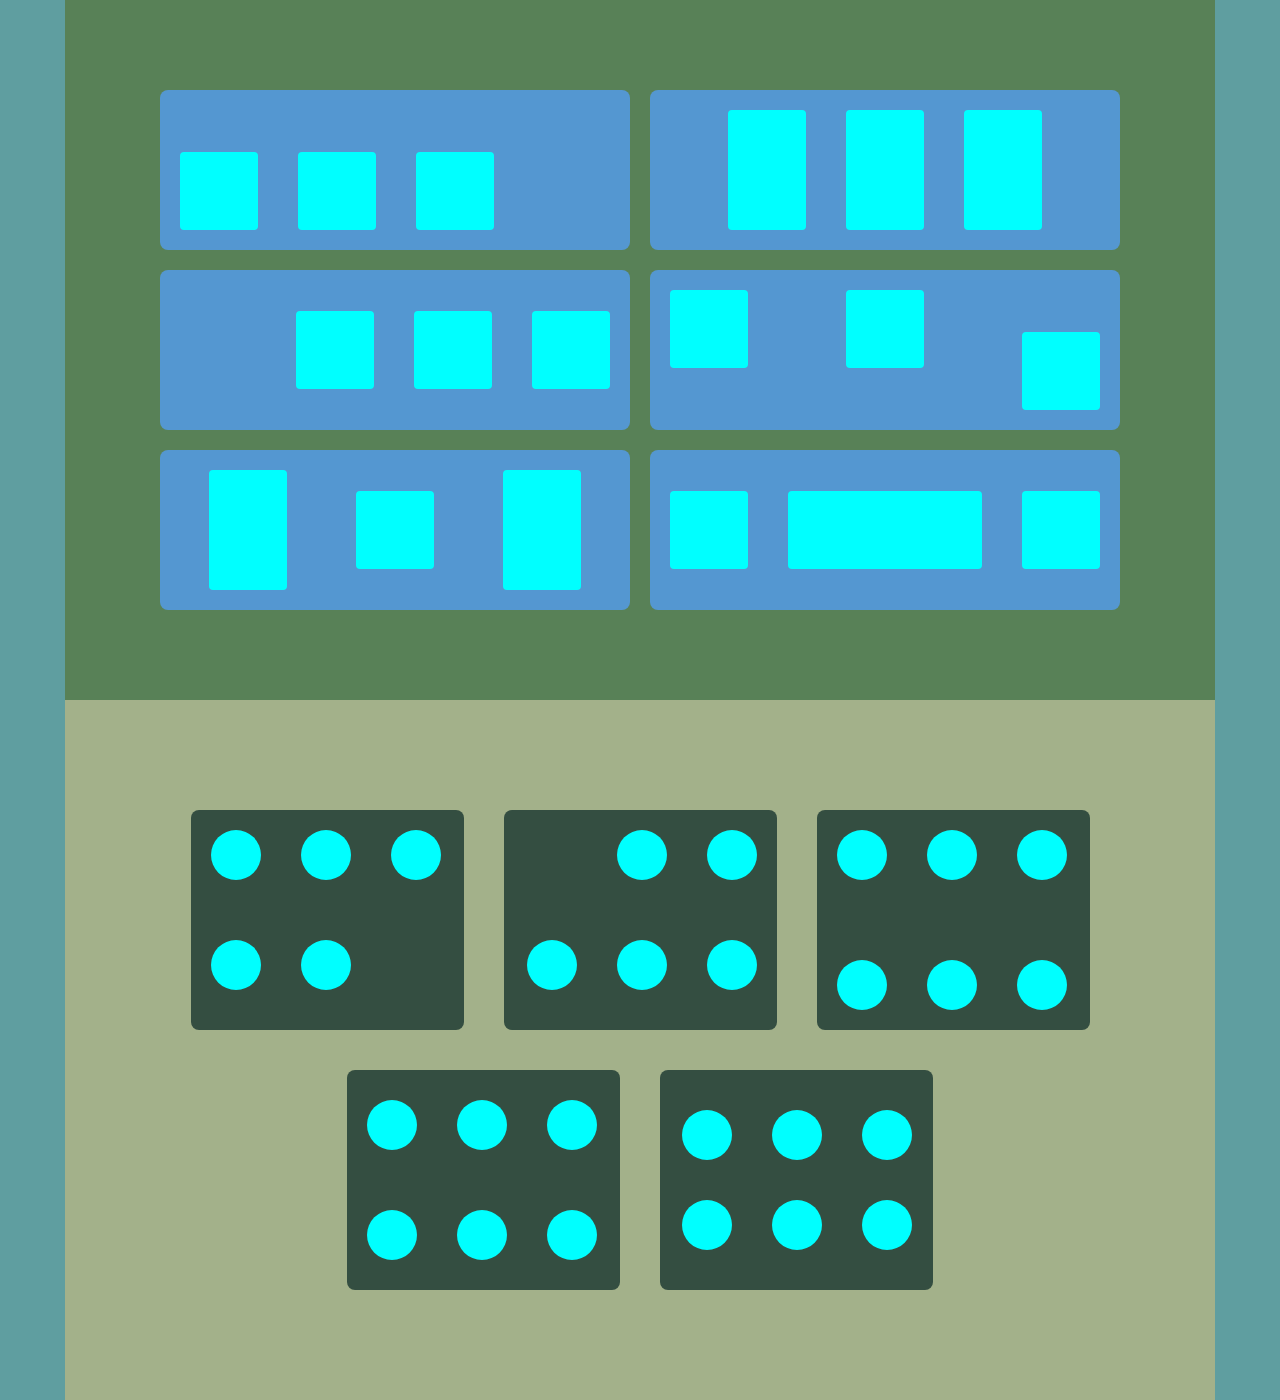
<file: index.html>
<!DOCTYPE html>
<html lang="en">
<head>
    <meta charset="UTF-8">
    <meta http-equiv="X-UA-Compatible" content="IE=edge">
    <meta name="viewport" content="width=device-width, initial-scale=1.0">
    <link rel="stylesheet" href="index.css">
    <title>Flexbox Practice</title>
</head>
<body>
    <div class="card-square">
        <div class="card-square__elem1">
            <div class="card-square__container"></div>
            <div class="card-square__container"></div>
            <div class="card-square__container"></div>
        </div>
        <div class="card-square__elem2">
            <div class="card-square__container"></div>
            <div class="card-square__container"></div>
            <div class="card-square__container"></div>
        </div>
        <div class="card-square__elem3">
            <div class="card-square__container"></div>
            <div class="card-square__container"></div>
            <div class="card-square__container"></div>
        </div>
        <div class="card-square__elem4">
            <div class="card-square__container"></div>
            <div class="card-square__container"></div>
            <div class="card-square__container1"></div>
        </div>
        <div class="card-square__elem5">
            <div class="card-square__container"></div>
            <div class="card-square__container2"></div>
            <div class="card-square__container"></div>
        </div>
        <div class="card-square__elem6">
            <div class="card-square__container"></div>
            <div class="card-square__container3"></div>
            <div class="card-square__container"></div>
        </div>
    </div>
    <div class="card-circle">
        <div class="card-circle__elem1">
            <div class="card-circle__container"></div>
            <div class="card-circle__container"></div>
            <div class="card-circle__container"></div>
            <div class="card-circle__container"></div>
            <div class="card-circle__container"></div>
        </div>
        <div class="card-circle__elem2">
            <div class="card-circle__container"></div>
            <div class="card-circle__container"></div>
            <div class="card-circle__container"></div>
            <div class="card-circle__container"></div>
            <div class="card-circle__container"></div>
        </div>
        <div class="card-circle__elem3">
            <div class="card-circle__container"></div>
            <div class="card-circle__container"></div>
            <div class="card-circle__container"></div>
            <div class="card-circle__container"></div>
            <div class="card-circle__container"></div>
            <div class="card-circle__container"></div>
        </div>
        <div class="card-circle__elem4">
            <div class="card-circle__container"></div>
            <div class="card-circle__container"></div>
            <div class="card-circle__container"></div>
            <div class="card-circle__container"></div>
            <div class="card-circle__container"></div>
            <div class="card-circle__container"></div>
        </div>
        <div class="card-circle__elem5">
            <div class="card-circle__container"></div>
            <div class="card-circle__container"></div>
            <div class="card-circle__container"></div>
            <div class="card-circle__container"></div>
            <div class="card-circle__container"></div>
            <div class="card-circle__container"></div>
        </div>
    </div>
</body>
</html>
</file>
<file: index.css>
body{
    background-color: cadetblue;
    display: flex;
    align-items: center;
    flex-direction: column;
    margin: 0;
}

.card-square {
    background-color: #588157;
    display: flex;
    justify-content: center;
    align-items: space-evenly;
    align-content: center;
    height: 700px;
    width: 1150px;
    flex: row;
    flex-wrap: wrap;
}

.card-square__elem1 {
    display: flex;
    background-color: rgb(84, 151, 209);
    border-radius: 8px;
    margin: 10px;
    width: 470px;
    height: 160px;
    flex-direction: row;
    align-items: flex-end;
}

.card-square__elem2 {
    display: flex;
    background-color: rgb(84, 151, 209);
    border-radius: 8px;
    margin: 10px;
    width: 470px;
    height: 160px;
    flex-direction: row;
    justify-content: center;
    align-items: stretch;
}

.card-square__elem3 {
    display: flex;
    background-color: rgb(84, 151, 209);
    border-radius: 8px;
    margin: 10px;
    width: 470px;
    height: 160px;
    flex-direction: row;
    justify-content: flex-end;
    align-items: center;
}

.card-square__elem4 {
    display: flex;
    background-color: rgb(84, 151, 209);
    border-radius: 8px;
    margin: 10px;
    width: 470px;
    height: 160px;
    flex-direction: row;
    justify-content: space-between;
    align-items: flex-start;
}

.card-square__elem5 {
    display: flex;
    background-color: rgb(84, 151, 209);
    border-radius: 8px;
    margin: 10px;
    width: 470px;
    height: 160px;
    flex-direction: row;
    justify-content: space-evenly;
}

.card-square__elem6 {
    display: flex;
    background-color: rgb(84, 151, 209);
    border-radius: 8px;
    margin: 10px;
    width: 470px;
    height: 160px;
    flex-direction: row;
    justify-content: center;
    align-items: center;
}

.card-square__container {
    background-color: aqua;
    margin: 20px;
    border-radius: 4px;
    min-width: 78px;
    min-height: 78px;
}

.card-square__container1 {
    background-color: aqua;
    margin: 20px;
    border-radius: 4px;
    min-width: 78px;
    min-height: 78px;
    justify-self: flex-end;
    align-self: flex-end;
}

.card-square__container2 {
    background-color: aqua;
    margin: 20px;
    border-radius: 4px;
    min-width: 78px;
    min-height: 78px;
    justify-self: center;
    align-self: center;
}

.card-square__container3 {
    background-color: aqua;
    margin: 20px;
    border-radius: 4px;
    min-width: 78px;
    min-height: 78px;
    flex-grow: 2;
}

.card-circle {
    background-color: #a3b18a;
    display: flex;
    flex-direction: row;
    flex-wrap: wrap;
    align-content: center;
    justify-content: center;
    height: 700px;
    width: 1150px;
}

.card-circle__elem1 {
    display: flex;
    background-color: #344e41;
    border-radius: 8px;
    margin: 20px;
    width: 273px;
    height: 220px;
    flex-direction: row;
    align-items: flex-start;
    flex-wrap: wrap;
}

.card-circle__elem2 {
    display: flex;
    background-color: #344e41;
    border-radius: 8px;
    margin: 20px;
    width: 273px;
    height: 220px;
    flex-direction: row-reverse;
    align-items: flex-end;
    flex-wrap: wrap-reverse;
}

.card-circle__elem3 {
    display: flex;
    background-color: #344e41;
    border-radius: 8px;
    margin: 20px;
    width: 273px;
    height: 220px;
    flex-direction: row;
    align-content: space-between;
    flex-wrap: wrap;
}

.card-circle__elem4 {
    display: flex;
    background-color: #344e41;
    border-radius: 8px;
    margin: 20px;
    width: 273px;
    height: 220px;
    flex-direction: row;
    align-items: center;
    flex-wrap: wrap;
    justify-self: flex-start;
}

.card-circle__elem5 {
    display: flex;
    background-color: #344e41;
    border-radius: 8px;
    margin: 20px;
    width: 273px;
    height: 220px;
    flex-direction: row;
    align-content: center;
    justify-content: center;
    flex-wrap: wrap;
    justify-self: flex-start;
}

.card-circle__container {
    background-color: aqua;
    margin: 20px;
    min-width: 50px;
    min-height: 50px;
    border-radius: 25px 25px;
}
</file>
